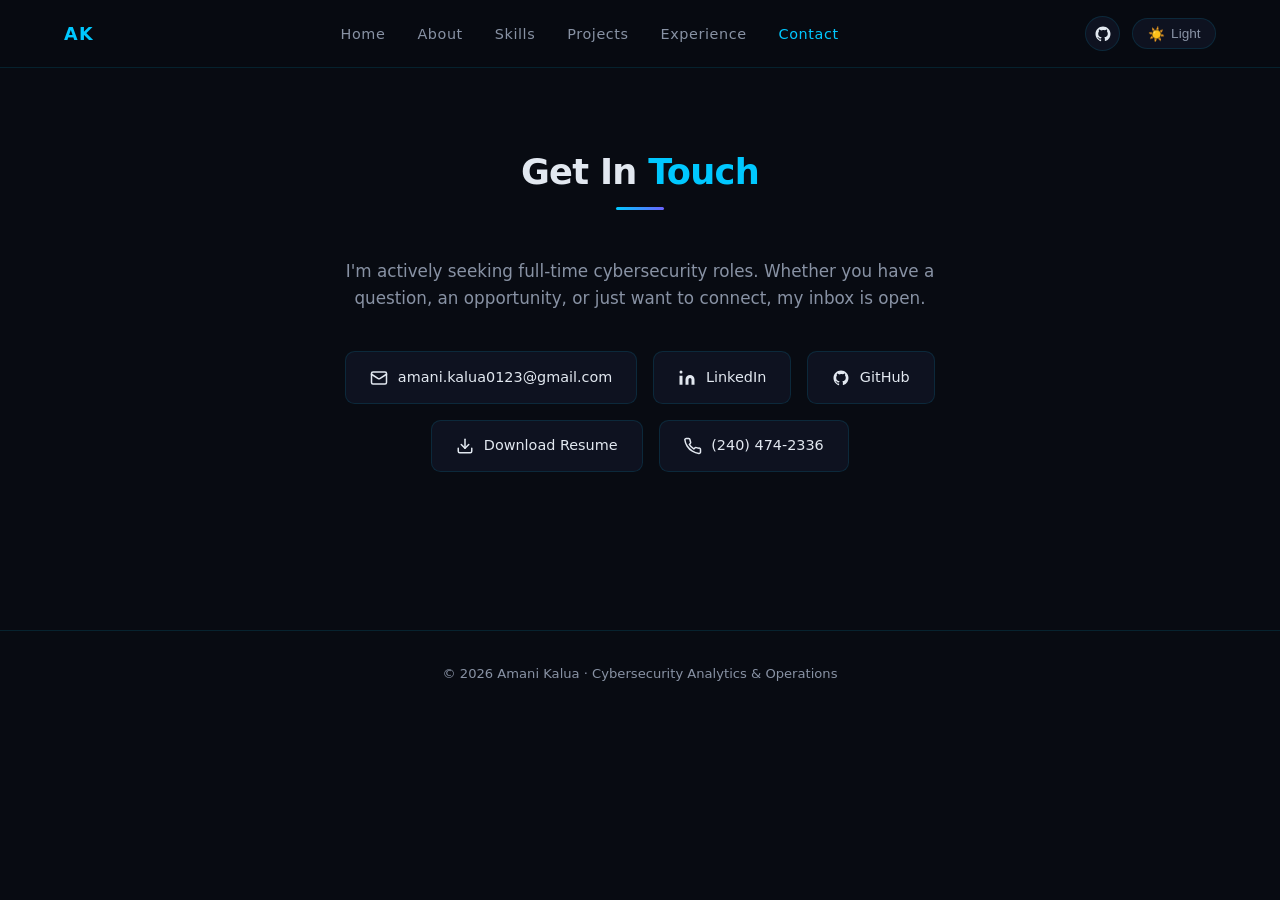
<file: contact.html>
<!DOCTYPE html>
<html lang="en">
<head>
  <meta charset="UTF-8" />
  <meta name="viewport" content="width=device-width, initial-scale=1.0" />
  <title>Contact — Amani Kalua</title>
  <link rel="stylesheet" href="style.css" />
</head>
<body>

<!-- NAV -->
<nav>
  <a class="nav-logo" href="index.html">AK</a>
  <ul class="nav-links" id="navLinks">
    <li><a href="index.html">Home</a></li>
    <li><a href="about.html">About</a></li>
    <li><a href="skills.html">Skills</a></li>
    <li><a href="projects.html">Projects</a></li>
    <li><a href="experience.html">Experience</a></li>
    <li><a href="contact.html" class="active">Contact</a></li>
  </ul>
  <div class="nav-right">
    <a class="nav-github" href="https://github.com/Amani-Kalua" target="_blank" rel="noopener noreferrer" aria-label="GitHub profile">
      <svg viewBox="0 0 24 24" fill="currentColor">
        <path d="M12 2C6.48 2 2 6.48 2 12c0 4.42 2.87 8.17 6.84 9.5.5.09.68-.22.68-.48 0-.24-.01-.87-.01-1.7-2.78.6-3.37-1.34-3.37-1.34-.45-1.16-1.11-1.47-1.11-1.47-.91-.62.07-.6.07-.6 1 .07 1.53 1.03 1.53 1.03.89 1.53 2.34 1.09 2.91.83.09-.65.35-1.09.63-1.34-2.22-.25-4.56-1.11-4.56-4.95 0-1.09.39-1.99 1.03-2.69-.1-.25-.45-1.27.1-2.64 0 0 .84-.27 2.75 1.03A9.6 9.6 0 0 1 12 6.8c.85 0 1.71.11 2.51.33 1.91-1.3 2.75-1.03 2.75-1.03.55 1.37.2 2.39.1 2.64.64.7 1.03 1.6 1.03 2.69 0 3.85-2.34 4.7-4.57 4.95.36.31.68.92.68 1.85 0 1.34-.01 2.41-.01 2.74 0 .27.18.58.69.48A10.02 10.02 0 0 0 22 12c0-5.52-4.48-10-10-10z"/>
      </svg>
    </a>
    <button class="theme-toggle" id="themeToggle" aria-label="Toggle light/dark mode">
      <span id="themeIcon">🌙</span> <span id="themeLabel">Dark</span>
    </button>
    <button class="nav-toggle-btn" id="navToggleBtn" aria-label="Toggle menu">
      <svg viewBox="0 0 24 24" fill="none" stroke="currentColor" stroke-width="2" stroke-linecap="round" stroke-linejoin="round"><line x1="3" y1="12" x2="21" y2="12"/><line x1="3" y1="6" x2="21" y2="6"/><line x1="3" y1="18" x2="21" y2="18"/></svg>
    </button>
  </div>
</nav>

<!-- CONTACT -->
<section class="page-section" id="contact-page">
  <h2 class="section-title">Get In <span>Touch</span></h2>
  <div class="section-line" style="margin: 0 auto 3rem;"></div>
  <div class="contact-inner fade-in">
    <p>I'm actively seeking full-time cybersecurity roles. Whether you have a question, an opportunity, or just want to connect, my inbox is open.</p>
    <div class="contact-links">
      <a class="contact-link" href="mailto:amani.kalua0123@gmail.com">
        <svg viewBox="0 0 24 24" fill="none" stroke="currentColor" stroke-width="2" stroke-linecap="round" stroke-linejoin="round">
          <rect x="2" y="4" width="20" height="16" rx="2"/><path d="m22 7-8.97 5.7a1.94 1.94 0 0 1-2.06 0L2 7"/>
        </svg>
        amani.kalua0123@gmail.com
      </a>
      <a class="contact-link" href="https://www.linkedin.com/in/amanikalua/" target="_blank" rel="noopener noreferrer">
        <svg viewBox="0 0 24 24" fill="currentColor">
          <path d="M16 8a6 6 0 0 1 6 6v7h-4v-7a2 2 0 0 0-2-2 2 2 0 0 0-2 2v7h-4v-7a6 6 0 0 1 6-6z"/><rect x="2" y="9" width="4" height="12"/><circle cx="4" cy="4" r="2"/>
        </svg>
        LinkedIn
      </a>
      <a class="contact-link" href="https://github.com/Amani-Kalua" target="_blank" rel="noopener noreferrer">
        <svg viewBox="0 0 24 24" fill="currentColor">
          <path d="M12 2C6.48 2 2 6.48 2 12c0 4.42 2.87 8.17 6.84 9.5.5.09.68-.22.68-.48 0-.24-.01-.87-.01-1.7-2.78.6-3.37-1.34-3.37-1.34-.45-1.16-1.11-1.47-1.11-1.47-.91-.62.07-.6.07-.6 1 .07 1.53 1.03 1.53 1.03.89 1.53 2.34 1.09 2.91.83.09-.65.35-1.09.63-1.34-2.22-.25-4.56-1.11-4.56-4.95 0-1.09.39-1.99 1.03-2.69-.1-.25-.45-1.27.1-2.64 0 0 .84-.27 2.75 1.03A9.6 9.6 0 0 1 12 6.8c.85 0 1.71.11 2.51.33 1.91-1.3 2.75-1.03 2.75-1.03.55 1.37.2 2.39.1 2.64.64.7 1.03 1.6 1.03 2.69 0 3.85-2.34 4.7-4.57 4.95.36.31.68.92.68 1.85 0 1.34-.01 2.41-.01 2.74 0 .27.18.58.69.48A10.02 10.02 0 0 0 22 12c0-5.52-4.48-10-10-10z"/>
        </svg>
        GitHub
      </a>
      <a class="contact-link" href="resume.pdf" download="Amani_Kalua_Resume.pdf">
        <svg viewBox="0 0 24 24" fill="none" stroke="currentColor" stroke-width="2" stroke-linecap="round" stroke-linejoin="round">
          <path d="M21 15v4a2 2 0 0 1-2 2H5a2 2 0 0 1-2-2v-4"/><polyline points="7 10 12 15 17 10"/><line x1="12" y1="15" x2="12" y2="3"/>
        </svg>
        Download Resume
      </a>
      <a class="contact-link" href="tel:2404742336">
        <svg viewBox="0 0 24 24" fill="none" stroke="currentColor" stroke-width="2" stroke-linecap="round" stroke-linejoin="round">
          <path d="M22 16.92v3a2 2 0 0 1-2.18 2 19.79 19.79 0 0 1-8.63-3.07A19.5 19.5 0 0 1 4.15 12a19.79 19.79 0 0 1-3.07-8.67A2 2 0 0 1 3.06 2h3a2 2 0 0 1 2 1.72c.127.96.361 1.903.7 2.81a2 2 0 0 1-.45 2.11L7.09 9.91a16 16 0 0 0 6 6l1.27-1.27a2 2 0 0 1 2.11-.45c.907.339 1.85.573 2.81.7A2 2 0 0 1 22 16.92z"/>
        </svg>
        (240) 474-2336
      </a>
    </div>
  </div>
</section>

<!-- FOOTER -->
<footer>
  <p>© 2026 Amani Kalua · Cybersecurity Analytics &amp; Operations</p>
</footer>

<script src="theme.js"></script>

</body>
</html>
</file>
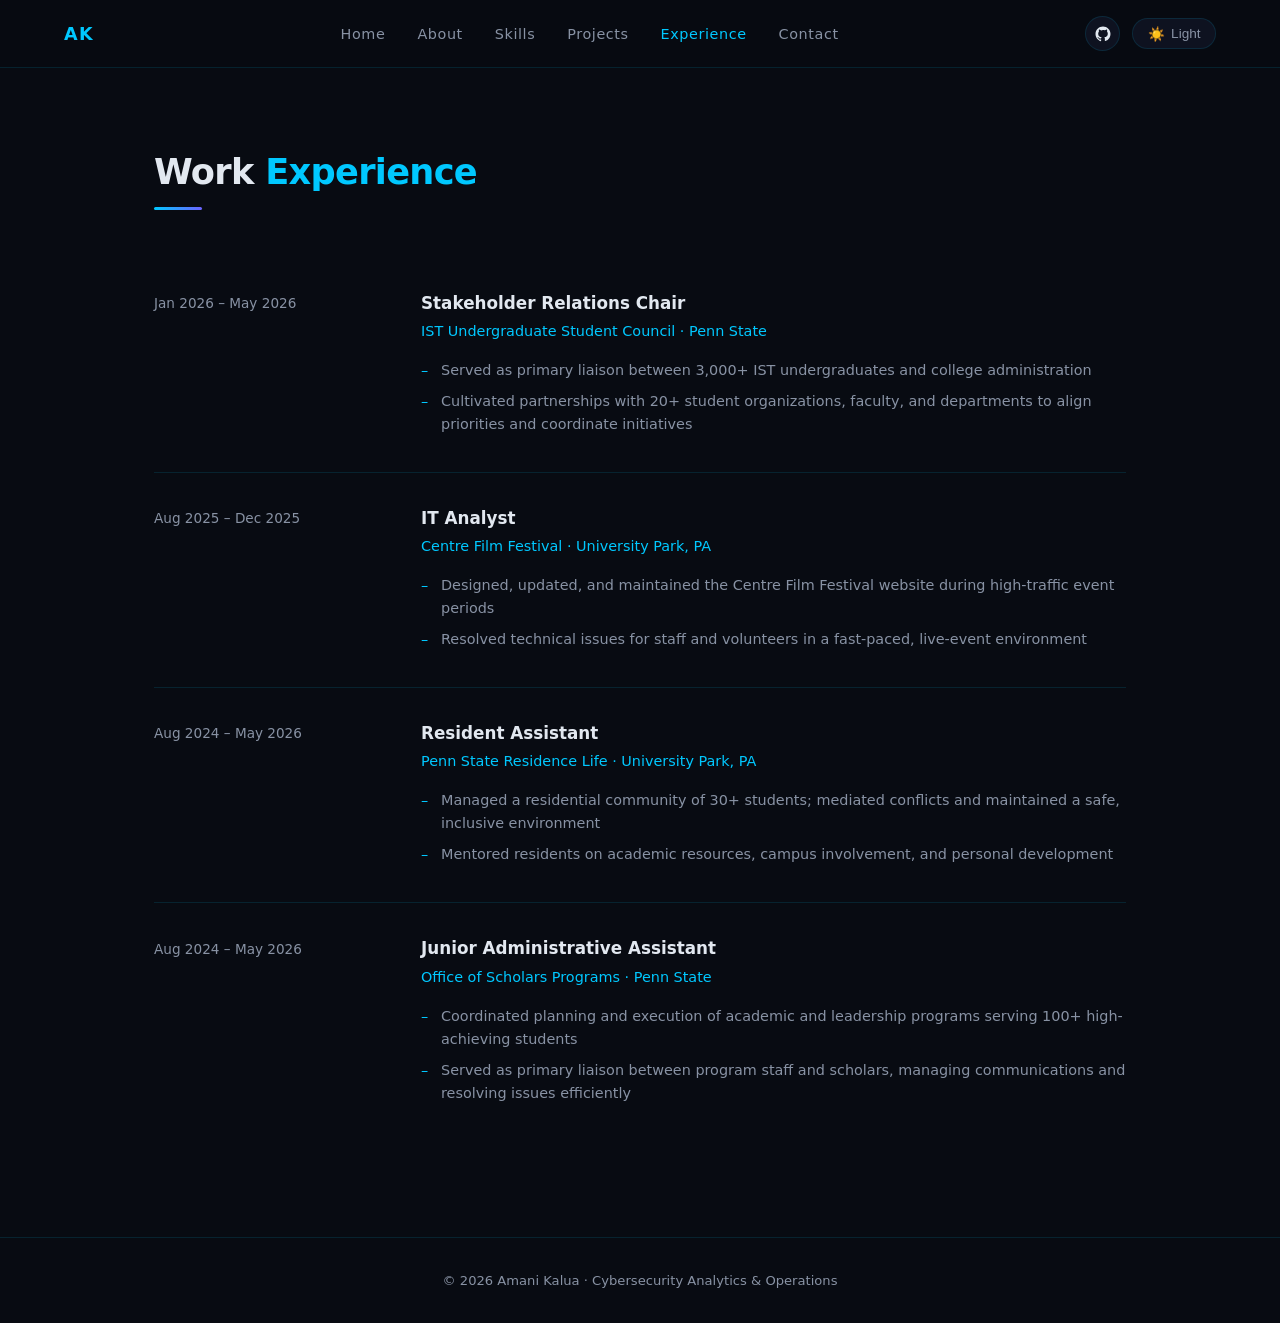
<file: experience.html>
<!DOCTYPE html>
<html lang="en">
<head>
  <meta charset="UTF-8" />
  <meta name="viewport" content="width=device-width, initial-scale=1.0" />
  <title>Experience — Amani Kalua</title>
  <link rel="stylesheet" href="style.css" />
</head>
<body>

<!-- NAV -->
<nav>
  <a class="nav-logo" href="index.html">AK</a>
  <ul class="nav-links" id="navLinks">
    <li><a href="index.html">Home</a></li>
    <li><a href="about.html">About</a></li>
    <li><a href="skills.html">Skills</a></li>
    <li><a href="projects.html">Projects</a></li>
    <li><a href="experience.html" class="active">Experience</a></li>
    <li><a href="contact.html">Contact</a></li>
  </ul>
  <div class="nav-right">
    <a class="nav-github" href="https://github.com/Amani-Kalua" target="_blank" rel="noopener noreferrer" aria-label="GitHub profile">
      <svg viewBox="0 0 24 24" fill="currentColor">
        <path d="M12 2C6.48 2 2 6.48 2 12c0 4.42 2.87 8.17 6.84 9.5.5.09.68-.22.68-.48 0-.24-.01-.87-.01-1.7-2.78.6-3.37-1.34-3.37-1.34-.45-1.16-1.11-1.47-1.11-1.47-.91-.62.07-.6.07-.6 1 .07 1.53 1.03 1.53 1.03.89 1.53 2.34 1.09 2.91.83.09-.65.35-1.09.63-1.34-2.22-.25-4.56-1.11-4.56-4.95 0-1.09.39-1.99 1.03-2.69-.1-.25-.45-1.27.1-2.64 0 0 .84-.27 2.75 1.03A9.6 9.6 0 0 1 12 6.8c.85 0 1.71.11 2.51.33 1.91-1.3 2.75-1.03 2.75-1.03.55 1.37.2 2.39.1 2.64.64.7 1.03 1.6 1.03 2.69 0 3.85-2.34 4.7-4.57 4.95.36.31.68.92.68 1.85 0 1.34-.01 2.41-.01 2.74 0 .27.18.58.69.48A10.02 10.02 0 0 0 22 12c0-5.52-4.48-10-10-10z"/>
      </svg>
    </a>
    <button class="theme-toggle" id="themeToggle" aria-label="Toggle light/dark mode">
      <span id="themeIcon">🌙</span> <span id="themeLabel">Dark</span>
    </button>
    <button class="nav-toggle-btn" id="navToggleBtn" aria-label="Toggle menu">
      <svg viewBox="0 0 24 24" fill="none" stroke="currentColor" stroke-width="2" stroke-linecap="round" stroke-linejoin="round"><line x1="3" y1="12" x2="21" y2="12"/><line x1="3" y1="6" x2="21" y2="6"/><line x1="3" y1="18" x2="21" y2="18"/></svg>
    </button>
  </div>
</nav>

<!-- EXPERIENCE -->
<section class="page-section" id="experience">
  <h2 class="section-title">Work <span>Experience</span></h2>
  <div class="section-line"></div>
  <div class="experience-list fade-in">

    <div class="exp-item">
      <div class="exp-date">Jan 2026 – May 2026</div>
      <div>
        <div class="exp-role">Stakeholder Relations Chair</div>
        <div class="exp-org">IST Undergraduate Student Council · Penn State</div>
        <ul class="exp-bullets">
          <li>Served as primary liaison between 3,000+ IST undergraduates and college administration</li>
          <li>Cultivated partnerships with 20+ student organizations, faculty, and departments to align priorities and coordinate initiatives</li>
        </ul>
      </div>
    </div>

    <div class="exp-item">
      <div class="exp-date">Aug 2025 – Dec 2025</div>
      <div>
        <div class="exp-role">IT Analyst</div>
        <div class="exp-org">Centre Film Festival · University Park, PA</div>
        <ul class="exp-bullets">
          <li>Designed, updated, and maintained the Centre Film Festival website during high-traffic event periods</li>
          <li>Resolved technical issues for staff and volunteers in a fast-paced, live-event environment</li>
        </ul>
      </div>
    </div>

    <div class="exp-item">
      <div class="exp-date">Aug 2024 – May 2026</div>
      <div>
        <div class="exp-role">Resident Assistant</div>
        <div class="exp-org">Penn State Residence Life · University Park, PA</div>
        <ul class="exp-bullets">
          <li>Managed a residential community of 30+ students; mediated conflicts and maintained a safe, inclusive environment</li>
          <li>Mentored residents on academic resources, campus involvement, and personal development</li>
        </ul>
      </div>
    </div>

    <div class="exp-item">
      <div class="exp-date">Aug 2024 – May 2026</div>
      <div>
        <div class="exp-role">Junior Administrative Assistant</div>
        <div class="exp-org">Office of Scholars Programs · Penn State</div>
        <ul class="exp-bullets">
          <li>Coordinated planning and execution of academic and leadership programs serving 100+ high-achieving students</li>
          <li>Served as primary liaison between program staff and scholars, managing communications and resolving issues efficiently</li>
        </ul>
      </div>
    </div>

  </div>
</section>

<!-- FOOTER -->
<footer>
  <p>© 2026 Amani Kalua · Cybersecurity Analytics &amp; Operations</p>
</footer>

<script src="theme.js"></script>

</body>
</html>
</file>
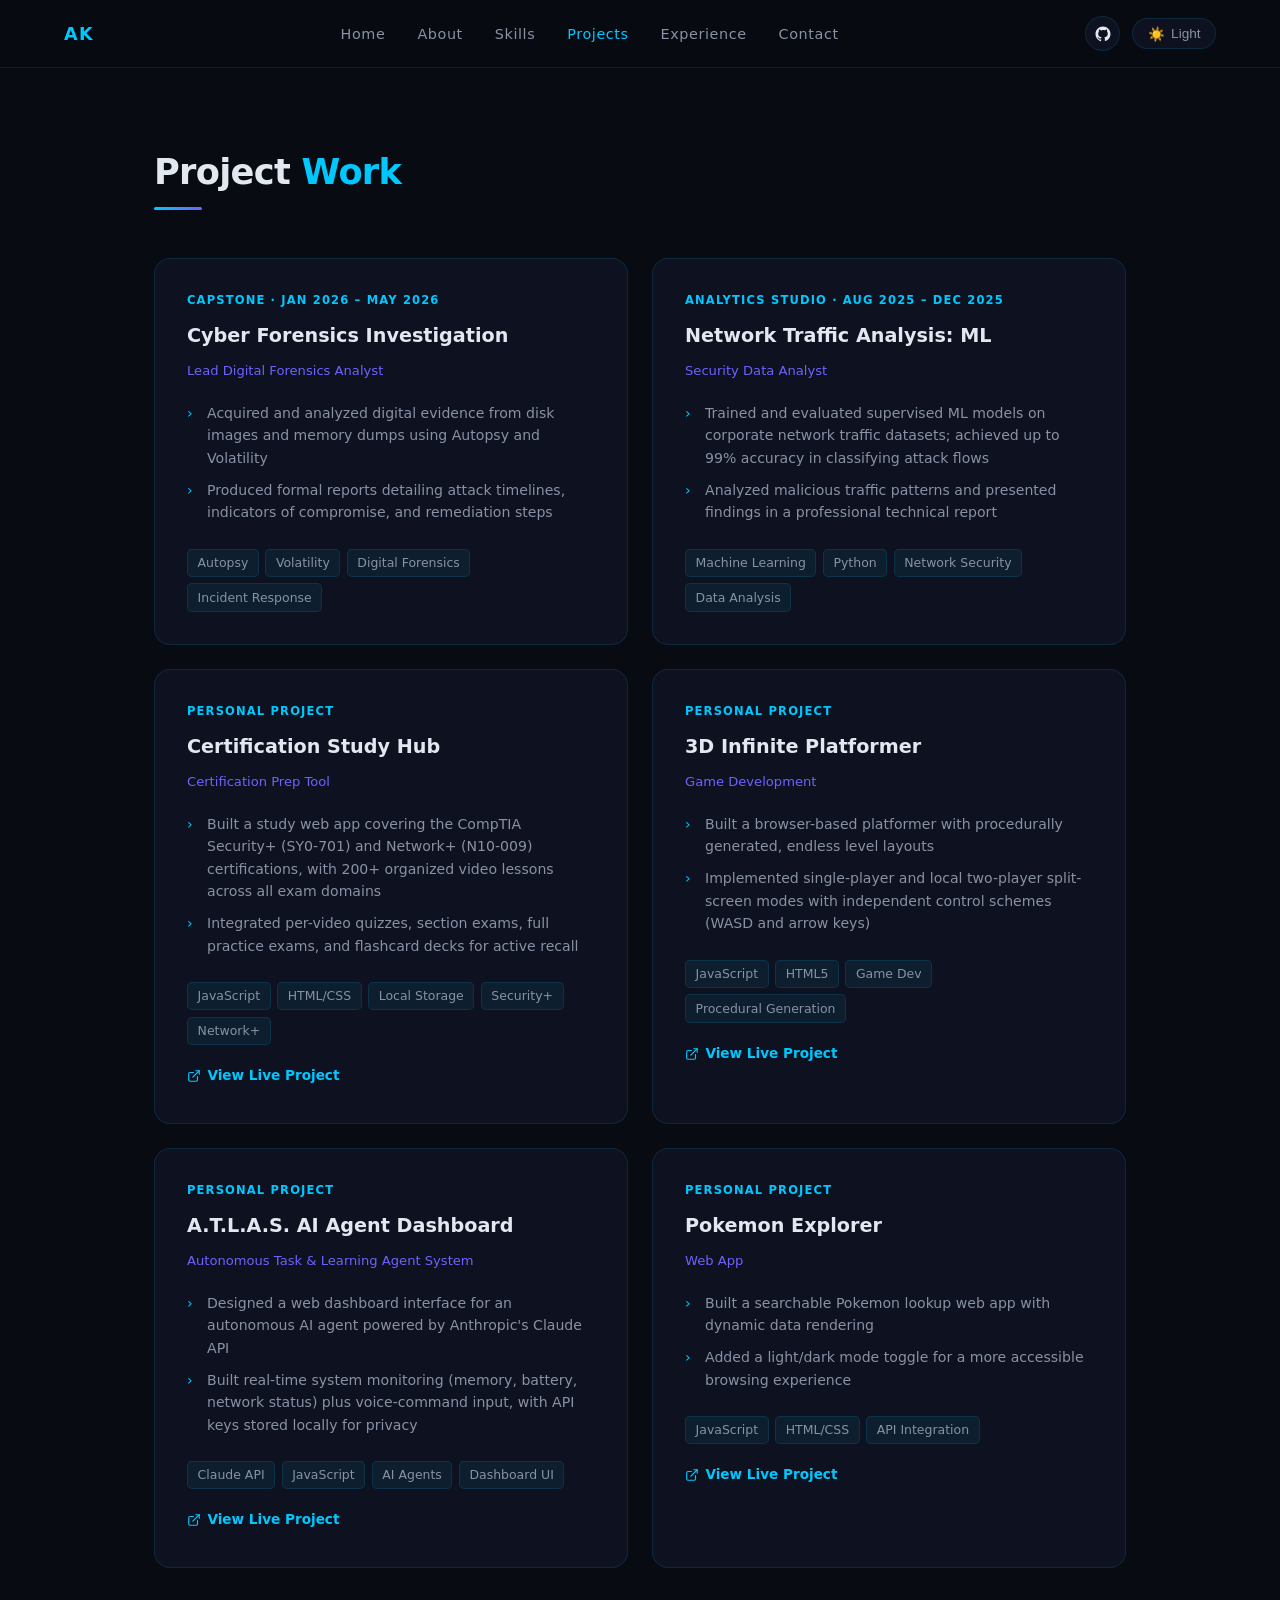
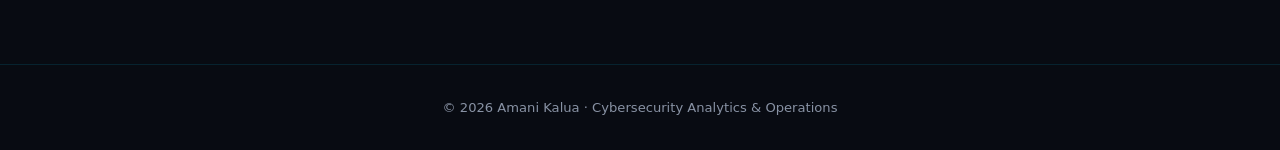
<file: projects.html>
<!DOCTYPE html>
<html lang="en">
<head>
  <meta charset="UTF-8" />
  <meta name="viewport" content="width=device-width, initial-scale=1.0" />
  <title>Projects — Amani Kalua</title>
  <link rel="stylesheet" href="style.css" />
</head>
<body>

<!-- NAV -->
<nav>
  <a class="nav-logo" href="index.html">AK</a>
  <ul class="nav-links" id="navLinks">
    <li><a href="index.html">Home</a></li>
    <li><a href="about.html">About</a></li>
    <li><a href="skills.html">Skills</a></li>
    <li><a href="projects.html" class="active">Projects</a></li>
    <li><a href="experience.html">Experience</a></li>
    <li><a href="contact.html">Contact</a></li>
  </ul>
  <div class="nav-right">
    <a class="nav-github" href="https://github.com/Amani-Kalua" target="_blank" rel="noopener noreferrer" aria-label="GitHub profile">
      <svg viewBox="0 0 24 24" fill="currentColor">
        <path d="M12 2C6.48 2 2 6.48 2 12c0 4.42 2.87 8.17 6.84 9.5.5.09.68-.22.68-.48 0-.24-.01-.87-.01-1.7-2.78.6-3.37-1.34-3.37-1.34-.45-1.16-1.11-1.47-1.11-1.47-.91-.62.07-.6.07-.6 1 .07 1.53 1.03 1.53 1.03.89 1.53 2.34 1.09 2.91.83.09-.65.35-1.09.63-1.34-2.22-.25-4.56-1.11-4.56-4.95 0-1.09.39-1.99 1.03-2.69-.1-.25-.45-1.27.1-2.64 0 0 .84-.27 2.75 1.03A9.6 9.6 0 0 1 12 6.8c.85 0 1.71.11 2.51.33 1.91-1.3 2.75-1.03 2.75-1.03.55 1.37.2 2.39.1 2.64.64.7 1.03 1.6 1.03 2.69 0 3.85-2.34 4.7-4.57 4.95.36.31.68.92.68 1.85 0 1.34-.01 2.41-.01 2.74 0 .27.18.58.69.48A10.02 10.02 0 0 0 22 12c0-5.52-4.48-10-10-10z"/>
      </svg>
    </a>
    <button class="theme-toggle" id="themeToggle" aria-label="Toggle light/dark mode">
      <span id="themeIcon">🌙</span> <span id="themeLabel">Dark</span>
    </button>
    <button class="nav-toggle-btn" id="navToggleBtn" aria-label="Toggle menu">
      <svg viewBox="0 0 24 24" fill="none" stroke="currentColor" stroke-width="2" stroke-linecap="round" stroke-linejoin="round"><line x1="3" y1="12" x2="21" y2="12"/><line x1="3" y1="6" x2="21" y2="6"/><line x1="3" y1="18" x2="21" y2="18"/></svg>
    </button>
  </div>
</nav>

<!-- PROJECTS -->
<section class="page-section" id="projects">
  <h2 class="section-title">Project <span>Work</span></h2>
  <div class="section-line"></div>
  <div class="projects-grid fade-in">

    <div class="project-card">
      <div class="project-type">Capstone · Jan 2026 – May 2026</div>
      <div class="project-title">Cyber Forensics Investigation</div>
      <div class="project-course">Lead Digital Forensics Analyst</div>
      <ul class="project-bullets">
        <li>Acquired and analyzed digital evidence from disk images and memory dumps using Autopsy and Volatility</li>
        <li>Produced formal reports detailing attack timelines, indicators of compromise, and remediation steps</li>
      </ul>
      <div class="project-tags">
        <span class="project-tag">Autopsy</span>
        <span class="project-tag">Volatility</span>
        <span class="project-tag">Digital Forensics</span>
        <span class="project-tag">Incident Response</span>
      </div>
    </div>

    <div class="project-card">
      <div class="project-type">Analytics Studio · Aug 2025 – Dec 2025</div>
      <div class="project-title">Network Traffic Analysis: ML</div>
      <div class="project-course">Security Data Analyst</div>
      <ul class="project-bullets">
        <li>Trained and evaluated supervised ML models on corporate network traffic datasets; achieved up to 99% accuracy in classifying attack flows</li>
        <li>Analyzed malicious traffic patterns and presented findings in a professional technical report</li>
      </ul>
      <div class="project-tags">
        <span class="project-tag">Machine Learning</span>
        <span class="project-tag">Python</span>
        <span class="project-tag">Network Security</span>
        <span class="project-tag">Data Analysis</span>
      </div>
    </div>

    <div class="project-card">
      <div class="project-type">Personal Project</div>
      <div class="project-title">Certification Study Hub</div>
      <div class="project-course">Certification Prep Tool</div>
      <ul class="project-bullets">
        <li>Built a study web app covering the CompTIA Security+ (SY0-701) and Network+ (N10-009) certifications, with 200+ organized video lessons across all exam domains</li>
        <li>Integrated per-video quizzes, section exams, full practice exams, and flashcard decks for active recall</li>
      </ul>
      <div class="project-tags">
        <span class="project-tag">JavaScript</span>
        <span class="project-tag">HTML/CSS</span>
        <span class="project-tag">Local Storage</span>
        <span class="project-tag">Security+</span>
        <span class="project-tag">Network+</span>
      </div>
      <a class="project-link" href="https://amani-kalua.github.io/Cert-Study-Hub/" target="_blank" rel="noopener noreferrer">
        <svg viewBox="0 0 24 24" fill="none" stroke="currentColor" stroke-width="2" stroke-linecap="round" stroke-linejoin="round"><path d="M18 13v6a2 2 0 0 1-2 2H5a2 2 0 0 1-2-2V8a2 2 0 0 1 2-2h6"/><polyline points="15 3 21 3 21 9"/><line x1="10" y1="14" x2="21" y2="3"/></svg>
        View Live Project
      </a>
    </div>

    <div class="project-card">
      <div class="project-type">Personal Project</div>
      <div class="project-title">3D Infinite Platformer</div>
      <div class="project-course">Game Development</div>
      <ul class="project-bullets">
        <li>Built a browser-based platformer with procedurally generated, endless level layouts</li>
        <li>Implemented single-player and local two-player split-screen modes with independent control schemes (WASD and arrow keys)</li>
      </ul>
      <div class="project-tags">
        <span class="project-tag">JavaScript</span>
        <span class="project-tag">HTML5</span>
        <span class="project-tag">Game Dev</span>
        <span class="project-tag">Procedural Generation</span>
      </div>
      <a class="project-link" href="https://amani-kalua.github.io/3D-Game/" target="_blank" rel="noopener noreferrer">
        <svg viewBox="0 0 24 24" fill="none" stroke="currentColor" stroke-width="2" stroke-linecap="round" stroke-linejoin="round"><path d="M18 13v6a2 2 0 0 1-2 2H5a2 2 0 0 1-2-2V8a2 2 0 0 1 2-2h6"/><polyline points="15 3 21 3 21 9"/><line x1="10" y1="14" x2="21" y2="3"/></svg>
        View Live Project
      </a>
    </div>

    <div class="project-card">
      <div class="project-type">Personal Project</div>
      <div class="project-title">A.T.L.A.S. AI Agent Dashboard</div>
      <div class="project-course">Autonomous Task &amp; Learning Agent System</div>
      <ul class="project-bullets">
        <li>Designed a web dashboard interface for an autonomous AI agent powered by Anthropic's Claude API</li>
        <li>Built real-time system monitoring (memory, battery, network status) plus voice-command input, with API keys stored locally for privacy</li>
      </ul>
      <div class="project-tags">
        <span class="project-tag">Claude API</span>
        <span class="project-tag">JavaScript</span>
        <span class="project-tag">AI Agents</span>
        <span class="project-tag">Dashboard UI</span>
      </div>
      <a class="project-link" href="https://amani-kalua.github.io/ATLAS-AI/" target="_blank" rel="noopener noreferrer">
        <svg viewBox="0 0 24 24" fill="none" stroke="currentColor" stroke-width="2" stroke-linecap="round" stroke-linejoin="round"><path d="M18 13v6a2 2 0 0 1-2 2H5a2 2 0 0 1-2-2V8a2 2 0 0 1 2-2h6"/><polyline points="15 3 21 3 21 9"/><line x1="10" y1="14" x2="21" y2="3"/></svg>
        View Live Project
      </a>
    </div>

    <div class="project-card">
      <div class="project-type">Personal Project</div>
      <div class="project-title">Pokemon Explorer</div>
      <div class="project-course">Web App</div>
      <ul class="project-bullets">
        <li>Built a searchable Pokemon lookup web app with dynamic data rendering</li>
        <li>Added a light/dark mode toggle for a more accessible browsing experience</li>
      </ul>
      <div class="project-tags">
        <span class="project-tag">JavaScript</span>
        <span class="project-tag">HTML/CSS</span>
        <span class="project-tag">API Integration</span>
      </div>
      <a class="project-link" href="https://amani-kalua.github.io/Amani-Pokemon/" target="_blank" rel="noopener noreferrer">
        <svg viewBox="0 0 24 24" fill="none" stroke="currentColor" stroke-width="2" stroke-linecap="round" stroke-linejoin="round"><path d="M18 13v6a2 2 0 0 1-2 2H5a2 2 0 0 1-2-2V8a2 2 0 0 1 2-2h6"/><polyline points="15 3 21 3 21 9"/><line x1="10" y1="14" x2="21" y2="3"/></svg>
        View Live Project
      </a>
    </div>

  </div>
</section>

<!-- FOOTER -->
<footer>
  <p>© 2026 Amani Kalua · Cybersecurity Analytics &amp; Operations</p>
</footer>

<script src="theme.js"></script>

</body>
</html>
</file>
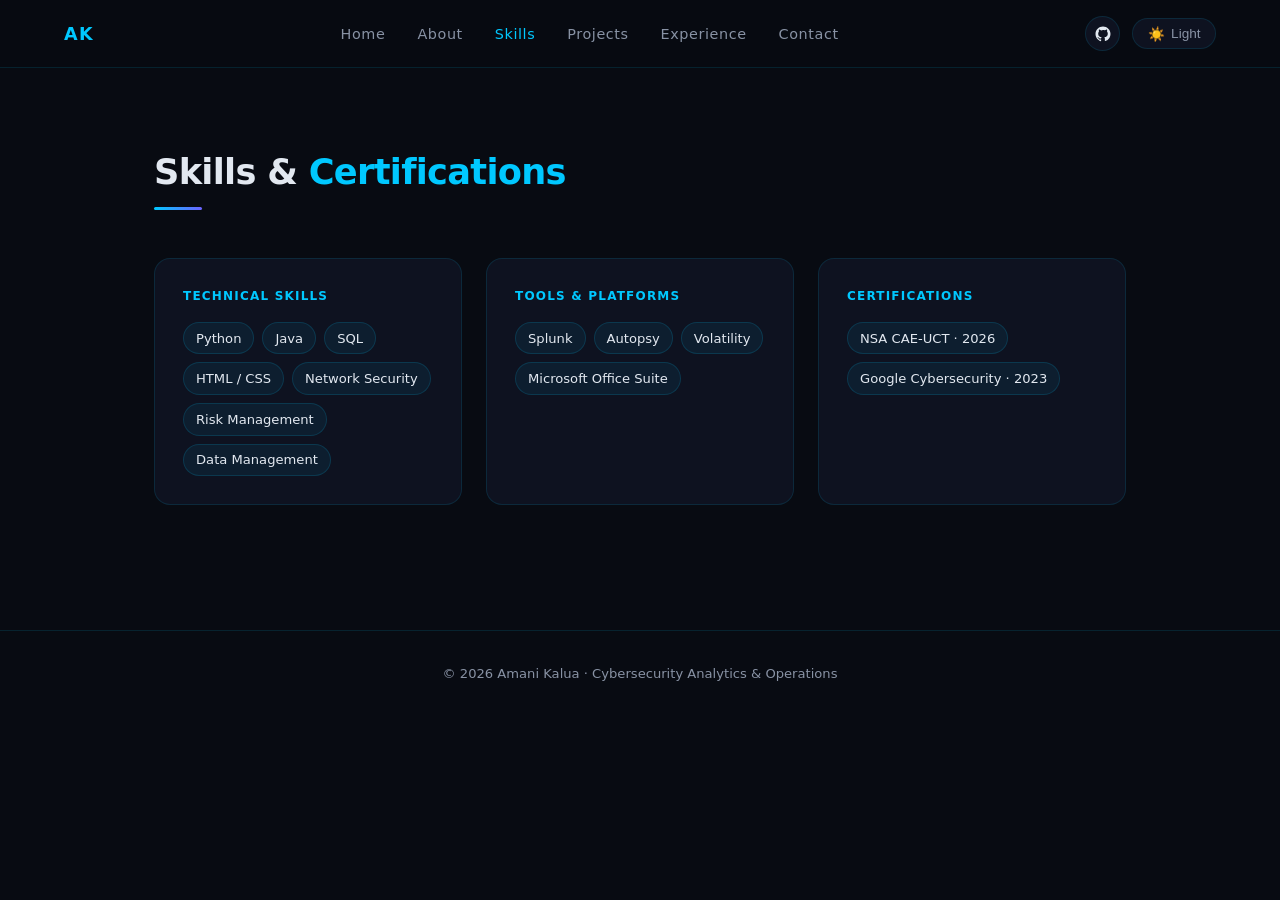
<file: skills.html>
<!DOCTYPE html>
<html lang="en">
<head>
  <meta charset="UTF-8" />
  <meta name="viewport" content="width=device-width, initial-scale=1.0" />
  <title>Skills — Amani Kalua</title>
  <link rel="stylesheet" href="style.css" />
</head>
<body>

<!-- NAV -->
<nav>
  <a class="nav-logo" href="index.html">AK</a>
  <ul class="nav-links" id="navLinks">
    <li><a href="index.html">Home</a></li>
    <li><a href="about.html">About</a></li>
    <li><a href="skills.html" class="active">Skills</a></li>
    <li><a href="projects.html">Projects</a></li>
    <li><a href="experience.html">Experience</a></li>
    <li><a href="contact.html">Contact</a></li>
  </ul>
  <div class="nav-right">
    <a class="nav-github" href="https://github.com/Amani-Kalua" target="_blank" rel="noopener noreferrer" aria-label="GitHub profile">
      <svg viewBox="0 0 24 24" fill="currentColor">
        <path d="M12 2C6.48 2 2 6.48 2 12c0 4.42 2.87 8.17 6.84 9.5.5.09.68-.22.68-.48 0-.24-.01-.87-.01-1.7-2.78.6-3.37-1.34-3.37-1.34-.45-1.16-1.11-1.47-1.11-1.47-.91-.62.07-.6.07-.6 1 .07 1.53 1.03 1.53 1.03.89 1.53 2.34 1.09 2.91.83.09-.65.35-1.09.63-1.34-2.22-.25-4.56-1.11-4.56-4.95 0-1.09.39-1.99 1.03-2.69-.1-.25-.45-1.27.1-2.64 0 0 .84-.27 2.75 1.03A9.6 9.6 0 0 1 12 6.8c.85 0 1.71.11 2.51.33 1.91-1.3 2.75-1.03 2.75-1.03.55 1.37.2 2.39.1 2.64.64.7 1.03 1.6 1.03 2.69 0 3.85-2.34 4.7-4.57 4.95.36.31.68.92.68 1.85 0 1.34-.01 2.41-.01 2.74 0 .27.18.58.69.48A10.02 10.02 0 0 0 22 12c0-5.52-4.48-10-10-10z"/>
      </svg>
    </a>
    <button class="theme-toggle" id="themeToggle" aria-label="Toggle light/dark mode">
      <span id="themeIcon">🌙</span> <span id="themeLabel">Dark</span>
    </button>
    <button class="nav-toggle-btn" id="navToggleBtn" aria-label="Toggle menu">
      <svg viewBox="0 0 24 24" fill="none" stroke="currentColor" stroke-width="2" stroke-linecap="round" stroke-linejoin="round"><line x1="3" y1="12" x2="21" y2="12"/><line x1="3" y1="6" x2="21" y2="6"/><line x1="3" y1="18" x2="21" y2="18"/></svg>
    </button>
  </div>
</nav>

<!-- SKILLS -->
<section class="page-section" id="skills">
  <h2 class="section-title">Skills &amp; <span>Certifications</span></h2>
  <div class="section-line"></div>
  <div class="skills-grid fade-in">
    <div class="skill-group">
      <div class="skill-group-title">Technical Skills</div>
      <div class="skill-tags">
        <span class="skill-tag">Python</span>
        <span class="skill-tag">Java</span>
        <span class="skill-tag">SQL</span>
        <span class="skill-tag">HTML / CSS</span>
        <span class="skill-tag">Network Security</span>
        <span class="skill-tag">Risk Management</span>
        <span class="skill-tag">Data Management</span>
      </div>
    </div>
    <div class="skill-group">
      <div class="skill-group-title">Tools &amp; Platforms</div>
      <div class="skill-tags">
        <span class="skill-tag">Splunk</span>
        <span class="skill-tag">Autopsy</span>
        <span class="skill-tag">Volatility</span>
        <span class="skill-tag">Microsoft Office Suite</span>
      </div>
    </div>
    <div class="skill-group">
      <div class="skill-group-title">Certifications</div>
      <div class="skill-tags">
        <span class="cert-tag">NSA CAE-UCT · 2026</span>
        <span class="cert-tag">Google Cybersecurity · 2023</span>
      </div>
    </div>
  </div>
</section>

<!-- FOOTER -->
<footer>
  <p>© 2026 Amani Kalua · Cybersecurity Analytics &amp; Operations</p>
</footer>

<script src="theme.js"></script>

</body>
</html>
</file>
<file: style.css>
*, *::before, *::after { box-sizing: border-box; margin: 0; padding: 0; }

:root {
  --bg:        #080b12;
  --bg2:       #0e1220;
  --bg3:       #141929;
  --accent:    #00c8ff;
  --accent2:   #6c63ff;
  --text:      #e2e8f0;
  --muted:     #8892a4;
  --border:    rgba(0,200,255,0.12);
  --glow:      rgba(0,200,255,0.18);
}

html.light {
  --bg:        #f4f6fb;
  --bg2:       #ffffff;
  --bg3:       #e8edf5;
  --accent:    #0094cc;
  --accent2:   #5046e4;
  --text:      #0f172a;
  --muted:     #4b5675;
  --border:    rgba(0,148,204,0.18);
  --glow:      rgba(0,148,204,0.12);
}

html { scroll-behavior: smooth; }

body {
  background: var(--bg);
  color: var(--text);
  font-family: 'Segoe UI', system-ui, -apple-system, sans-serif;
  line-height: 1.6;
}

/* ── NAV ── */
nav {
  position: fixed; top: 0; left: 0; right: 0; z-index: 100;
  display: flex; align-items: center; justify-content: space-between;
  padding: 1rem 5%;
  background: rgba(8,11,18,0.85);
  backdrop-filter: blur(12px);
  border-bottom: 1px solid var(--border);
  transition: background 0.3s;
}
html.light nav {
  background: rgba(244,246,251,0.92);
}
.nav-logo {
  font-size: 1.1rem; font-weight: 700; letter-spacing: 0.08em;
  color: var(--accent); text-decoration: none;
}
.nav-links { display: flex; gap: 2rem; list-style: none; }
.nav-links a {
  color: var(--muted); text-decoration: none; font-size: 0.9rem;
  letter-spacing: 0.04em; transition: color 0.2s;
}
.nav-links a:hover, .nav-links a.active { color: var(--accent); }
.theme-toggle {
  background: var(--bg2); border: 1px solid var(--border);
  color: var(--muted); cursor: pointer;
  border-radius: 2rem; padding: 0.4rem 0.9rem;
  font-size: 0.85rem; display: flex; align-items: center; gap: 0.4rem;
  transition: all 0.2s;
}
.theme-toggle:hover { border-color: var(--accent); color: var(--accent); }
.nav-github {
  display: flex; align-items: center; justify-content: center;
  width: 2.2rem; height: 2.2rem;
  background: var(--bg2); border: 1px solid var(--border);
  color: var(--text); border-radius: 50%;
  transition: all 0.2s;
}
.nav-github:hover { border-color: var(--accent); color: var(--accent); transform: translateY(-2px); }
.nav-github svg { width: 18px; height: 18px; }
.nav-right { display: flex; align-items: center; gap: 0.75rem; }
.nav-toggle-btn {
  display: none;
  background: var(--bg2); border: 1px solid var(--border);
  color: var(--text); border-radius: 0.4rem;
  width: 2.2rem; height: 2.2rem;
  align-items: center; justify-content: center;
  cursor: pointer;
}
.nav-toggle-btn svg { width: 20px; height: 20px; }

/* ── SECTIONS ── */
.page-section { padding: 9rem 5% 6rem; max-width: 1100px; margin: 0 auto; min-height: 70vh; }

h2.section-title {
  font-size: clamp(1.6rem, 3vw, 2.2rem);
  font-weight: 700;
  letter-spacing: -0.02em;
  margin-bottom: 0.4rem;
  color: var(--text);
}
h2.section-title span { color: var(--accent); }
.section-line {
  width: 3rem; height: 3px;
  background: linear-gradient(90deg, var(--accent), var(--accent2));
  border-radius: 2px; margin-bottom: 3rem;
}

/* ── HERO ── */
#hero {
  min-height: 100vh;
  display: flex; flex-direction: column; justify-content: center;
  padding: 6rem 5% 4rem;
  max-width: 1100px; margin: 0 auto;
  position: relative;
}
.hero-tag {
  display: inline-flex; align-items: center; gap: 0.5rem;
  background: rgba(0,200,255,0.08);
  border: 1px solid var(--border);
  border-radius: 2rem; padding: 0.35rem 1rem;
  font-size: 0.8rem; color: var(--accent);
  letter-spacing: 0.08em; text-transform: uppercase;
  margin-bottom: 1.5rem; width: fit-content;
}
.hero-tag::before {
  content: ''; width: 6px; height: 6px;
  background: var(--accent); border-radius: 50%;
  animation: pulse 2s infinite;
}
@keyframes pulse {
  0%, 100% { opacity: 1; transform: scale(1); }
  50% { opacity: 0.4; transform: scale(0.8); }
}
h1 {
  font-size: clamp(3rem, 8vw, 5.5rem);
  font-weight: 800;
  letter-spacing: -0.03em;
  line-height: 1.05;
  margin-bottom: 1.5rem;
}
h1 .name-accent { color: var(--accent); }
.hero-sub {
  font-size: clamp(1rem, 2vw, 1.25rem);
  color: var(--muted);
  max-width: 560px;
  margin-bottom: 2.5rem;
}
.hero-btns { display: flex; gap: 1rem; flex-wrap: wrap; }
.btn {
  display: inline-flex; align-items: center; gap: 0.5rem;
  padding: 0.75rem 1.75rem;
  border-radius: 0.5rem; font-size: 0.95rem; font-weight: 600;
  text-decoration: none; transition: all 0.2s; cursor: pointer; border: none;
}
.btn-primary {
  background: var(--accent); color: #080b12;
}
.btn-primary:hover { background: #33d5ff; transform: translateY(-2px); box-shadow: 0 8px 24px rgba(0,200,255,0.3); }
.btn-outline {
  background: transparent; color: var(--text);
  border: 1px solid var(--border);
}
.btn-outline:hover { border-color: var(--accent); color: var(--accent); transform: translateY(-2px); }

.hero-scroll {
  position: absolute; bottom: 2rem; left: 0;
  display: flex; align-items: center; gap: 0.5rem;
  color: var(--muted); font-size: 0.8rem; letter-spacing: 0.1em;
  text-transform: uppercase;
}
.scroll-line {
  width: 2rem; height: 1px; background: var(--muted);
}

/* ── ABOUT ── */
.about-grid {
  display: grid; grid-template-columns: auto 1fr 1fr; gap: 3rem; align-items: start;
}
.about-photo {
  width: 180px; height: 180px;
  border-radius: 50%;
  object-fit: cover; object-position: center top;
  border: 3px solid var(--accent);
  box-shadow: 0 0 0 6px rgba(0,200,255,0.1);
  flex-shrink: 0;
}
.about-text p { color: var(--muted); margin-bottom: 1rem; font-size: 1.05rem; }
.about-stats {
  display: grid; grid-template-columns: 1fr 1fr; gap: 1rem;
}
.stat-card {
  background: var(--bg2);
  border: 1px solid var(--border);
  border-radius: 0.75rem;
  padding: 1.5rem;
}
.stat-num {
  font-size: 2rem; font-weight: 800; color: var(--accent);
  line-height: 1;
}
.stat-label { font-size: 0.85rem; color: var(--muted); margin-top: 0.25rem; }

/* ── SKILLS ── */
.skills-grid {
  display: grid; grid-template-columns: repeat(3, 1fr); gap: 1.5rem;
}
.skill-group {
  background: var(--bg2);
  border: 1px solid var(--border);
  border-radius: 1rem; padding: 1.75rem;
  transition: border-color 0.2s, transform 0.2s;
}
.skill-group:hover { border-color: var(--accent); transform: translateY(-3px); }
.skill-group-title {
  font-size: 0.75rem; text-transform: uppercase; letter-spacing: 0.1em;
  color: var(--accent); margin-bottom: 1rem; font-weight: 600;
}
.skill-tags { display: flex; flex-wrap: wrap; gap: 0.5rem; }
.skill-tag {
  background: rgba(0,200,255,0.07);
  border: 1px solid rgba(0,200,255,0.15);
  color: var(--text);
  padding: 0.3rem 0.75rem;
  border-radius: 2rem; font-size: 0.82rem;
}
.cert-tag {
  background: rgba(0,200,255,0.07);
  border: 1px solid rgba(0,200,255,0.15);
  color: var(--text);
  padding: 0.3rem 0.75rem;
  border-radius: 2rem; font-size: 0.82rem;
}

/* ── PROJECTS ── */
.projects-grid { display: grid; grid-template-columns: 1fr 1fr; gap: 1.5rem; }
.project-card {
  background: var(--bg2);
  border: 1px solid var(--border);
  border-radius: 1rem; padding: 2rem;
  transition: border-color 0.2s, transform 0.2s;
  position: relative; overflow: hidden;
}
.project-card::before {
  content: '';
  position: absolute; top: 0; left: 0; right: 0; height: 2px;
  background: linear-gradient(90deg, var(--accent), var(--accent2));
  opacity: 0; transition: opacity 0.2s;
}
.project-card:hover { border-color: rgba(0,200,255,0.3); transform: translateY(-4px); }
.project-card:hover::before { opacity: 1; }
.project-type {
  font-size: 0.72rem; text-transform: uppercase; letter-spacing: 0.1em;
  color: var(--accent); font-weight: 600; margin-bottom: 0.75rem;
}
.project-title {
  font-size: 1.2rem; font-weight: 700; margin-bottom: 0.5rem;
}
.project-course {
  font-size: 0.82rem; color: var(--accent2); margin-bottom: 1rem;
}
.project-desc { color: var(--muted); font-size: 0.92rem; margin-bottom: 1.25rem; }
.project-bullets { list-style: none; }
.project-bullets li {
  color: var(--muted); font-size: 0.88rem; padding: 0.3rem 0;
  padding-left: 1.25rem; position: relative;
}
.project-bullets li::before {
  content: '›'; position: absolute; left: 0; color: var(--accent);
}
.project-tags { display: flex; flex-wrap: wrap; gap: 0.4rem; margin-top: 1.25rem; }
.project-tag {
  background: rgba(0,200,255,0.07); border: 1px solid var(--border);
  color: var(--muted); padding: 0.2rem 0.6rem;
  border-radius: 0.3rem; font-size: 0.78rem;
}
.project-link {
  display: inline-flex; align-items: center; gap: 0.4rem;
  margin-top: 1.25rem; color: var(--accent); font-size: 0.85rem;
  font-weight: 600; text-decoration: none;
}
.project-link:hover { text-decoration: underline; }
.project-link svg { width: 14px; height: 14px; }

/* ── EXPERIENCE ── */
.experience-list { display: flex; flex-direction: column; gap: 0; }
.exp-item {
  display: grid; grid-template-columns: 1fr 3fr;
  gap: 2rem; padding: 2rem 0;
  border-bottom: 1px solid var(--border);
}
.exp-item:last-child { border-bottom: none; }
.exp-date { color: var(--muted); font-size: 0.85rem; padding-top: 0.2rem; }
.exp-role { font-size: 1.05rem; font-weight: 700; margin-bottom: 0.2rem; }
.exp-org { font-size: 0.9rem; color: var(--accent); margin-bottom: 0.75rem; }
.exp-bullets { list-style: none; }
.exp-bullets li {
  color: var(--muted); font-size: 0.9rem; padding: 0.25rem 0;
  padding-left: 1.25rem; position: relative;
}
.exp-bullets li::before {
  content: '–'; position: absolute; left: 0; color: var(--accent);
}

/* ── CONTACT ── */
#contact-page { text-align: center; }
.contact-inner { max-width: 600px; margin: 0 auto; }
.contact-inner p { color: var(--muted); margin-bottom: 2.5rem; font-size: 1.05rem; }
.contact-links {
  display: flex; justify-content: center; gap: 1rem; flex-wrap: wrap;
}
.contact-link {
  display: flex; align-items: center; gap: 0.6rem;
  background: var(--bg2); border: 1px solid var(--border);
  color: var(--text); text-decoration: none;
  padding: 0.85rem 1.5rem; border-radius: 0.6rem;
  font-size: 0.9rem; transition: all 0.2s;
}
.contact-link:hover { border-color: var(--accent); color: var(--accent); transform: translateY(-2px); }
.contact-link svg { width: 18px; height: 18px; }

/* ── FOOTER ── */
footer {
  text-align: center; padding: 2rem;
  color: var(--muted); font-size: 0.82rem;
  border-top: 1px solid var(--border);
}

/* ── RESPONSIVE ── */
@media (max-width: 768px) {
  .about-grid { grid-template-columns: 1fr; gap: 2rem; justify-items: center; }
  .about-photo { width: 140px; height: 140px; }
  .skills-grid { grid-template-columns: 1fr; }
  .projects-grid { grid-template-columns: 1fr; }
  .exp-item { grid-template-columns: 1fr; gap: 0.25rem; }
  .nav-links {
    display: none;
    position: absolute; top: 100%; left: 0; right: 0;
    flex-direction: column; gap: 0; padding: 0.5rem 5% 1rem;
    background: var(--bg2); border-bottom: 1px solid var(--border);
  }
  .nav-links.open { display: flex; }
  .nav-links li { width: 100%; }
  .nav-links a { display: block; padding: 0.75rem 0; }
  .nav-toggle-btn { display: flex; }
}

/* ── FADE IN ── */
.fade-in {
  opacity: 0; transform: translateY(20px);
  transition: opacity 0.6s ease, transform 0.6s ease;
}
.fade-in.visible { opacity: 1; transform: translateY(0); }
</file>
